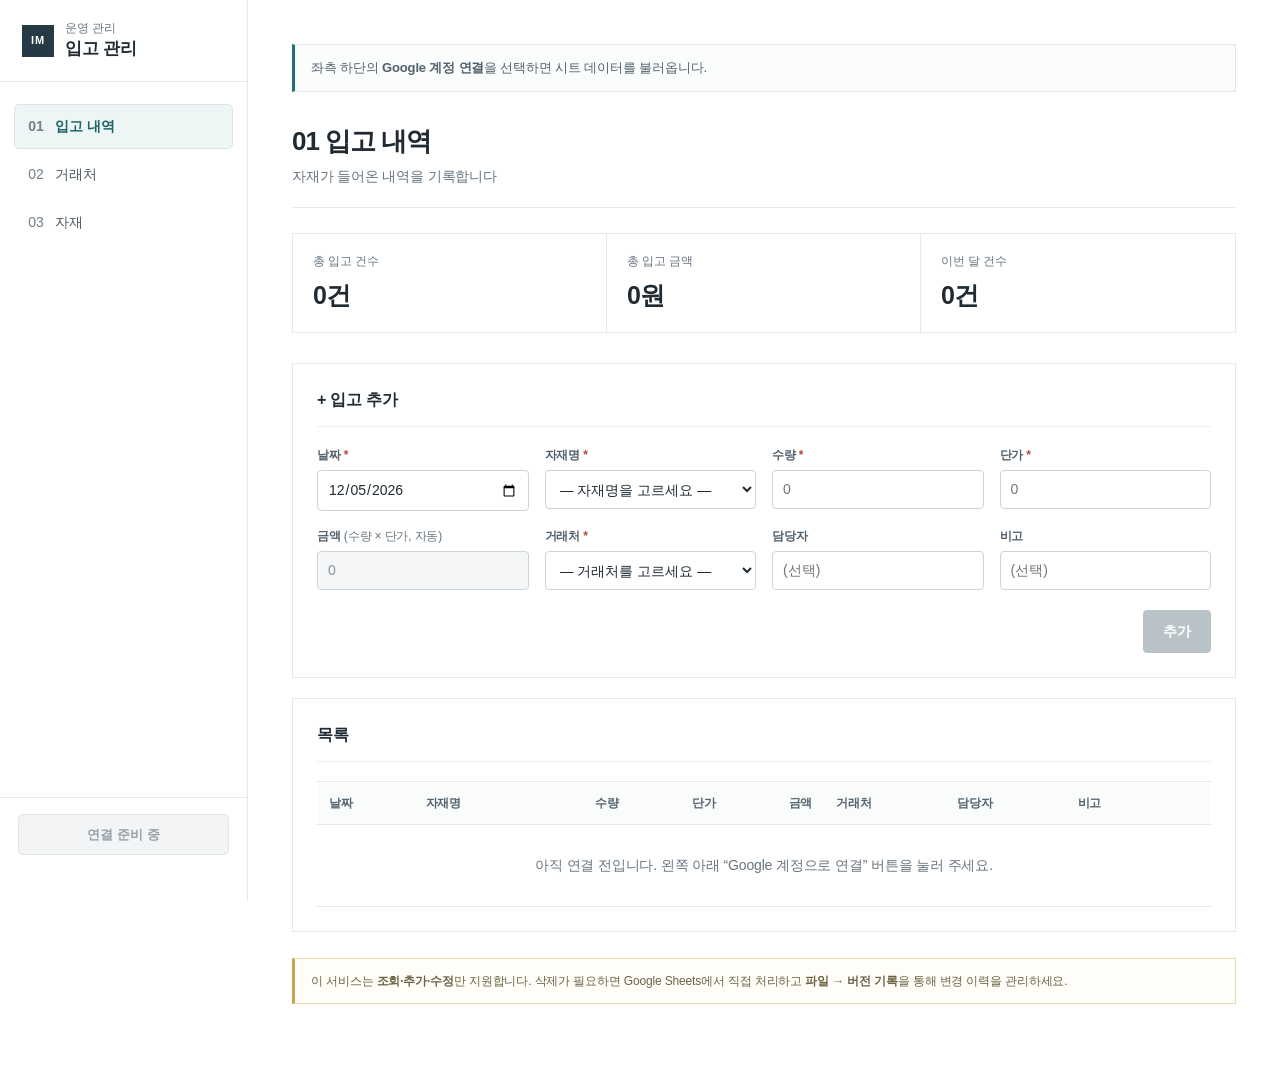
<file: index.html>
<!DOCTYPE html>
<html lang="ko">
<head>
  <meta charset="UTF-8" />
  <meta name="viewport" content="width=device-width, initial-scale=1.0" />
  <title>입고 관리</title>
  <link rel="stylesheet" href="style.css" />
</head>
<body>
  <div class="layout">
    <aside class="sidebar">
      <div class="brand">
        <span class="brand-mark" aria-hidden="true">IM</span>
        <span class="brand-text">운영 관리<b>입고 관리</b></span>
      </div>

      <nav class="nav" id="nav" aria-label="주요 메뉴"></nav>

      <div class="sidebar-foot">
        <button class="btn-connect" type="button" id="btn-connect" disabled>연결 준비 중</button>
        <p class="sidebar-note" id="account-note"></p>
      </div>
    </aside>

    <main class="main">
      <div class="status" id="status">
        좌측 하단의 <b>Google 계정 연결</b>을 선택하면 시트 데이터를 불러옵니다.
      </div>

      <div id="views"></div>

      <p class="note">
        이 서비스는 <b>조회·추가·수정</b>만 지원합니다. 삭제가 필요하면 Google Sheets에서 직접 처리하고
        <b>파일 → 버전 기록</b>을 통해 변경 이력을 관리하세요.
      </p>
    </main>
  </div>

  <script src="config.js"></script>
  <script src="app.js"></script>
  <script src="https://apis.google.com/js/api.js" onload="gapiLoaded()"></script>
  <script src="https://accounts.google.com/gsi/client" onload="gisLoaded()"></script>
</body>
</html>
</file>
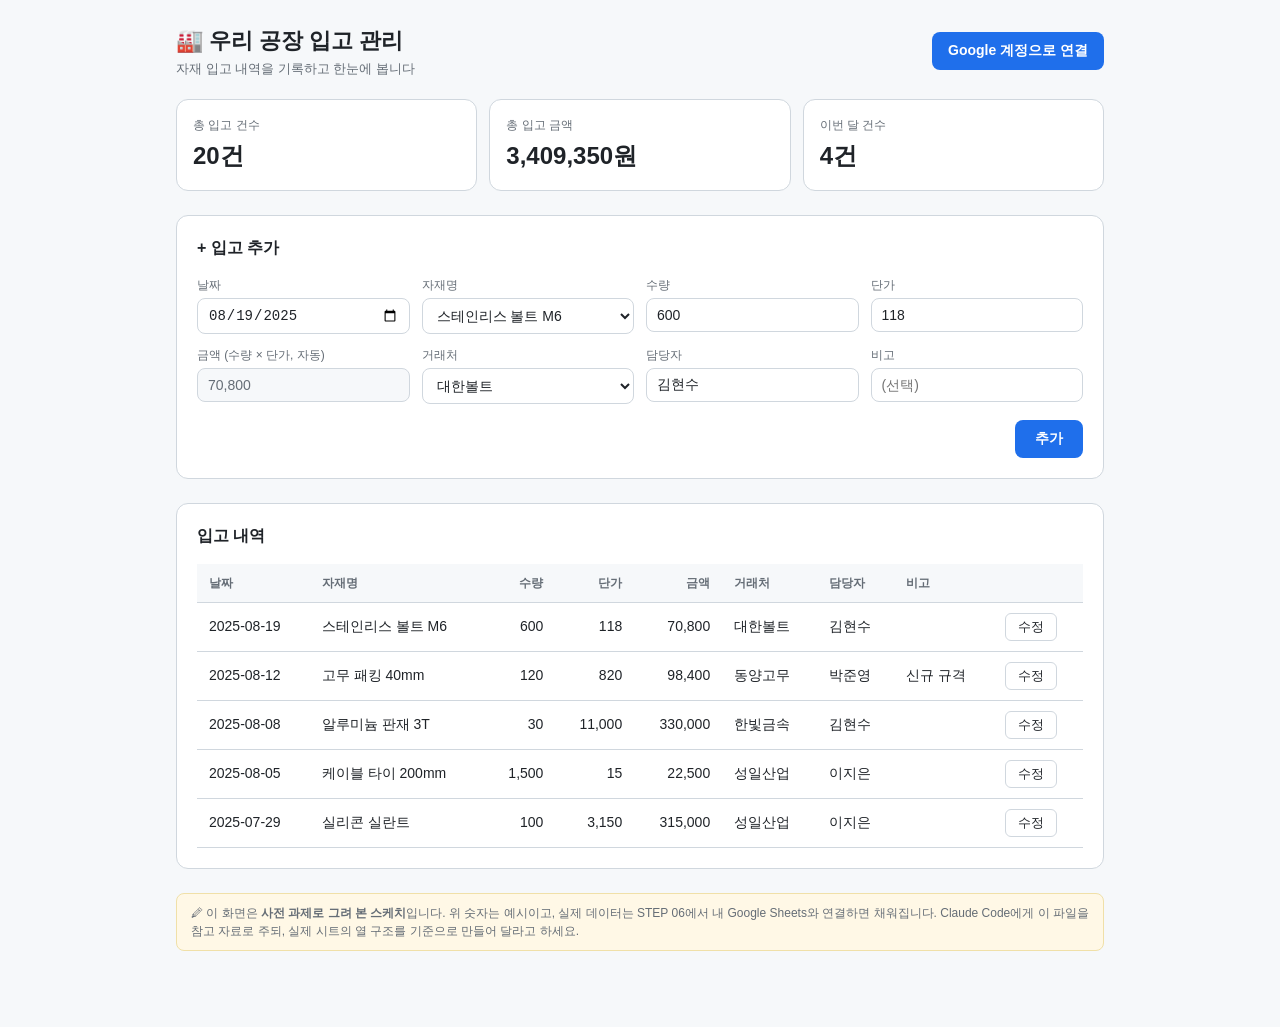
<file: docs/reference/입고관리-화면스케치.html>
<!DOCTYPE html>
<html lang="ko">
<head>
  <meta charset="UTF-8" />
  <meta name="viewport" content="width=device-width, initial-scale=1.0" />
  <title>우리 공장 입고 관리 — 화면 스케치</title>
  <!--
    ⚠️ 이것은 "사전 과제로 그려 본 화면 스케치"입니다. (완성본 아님 / 데이터 미연결)
    - docs/reference/ 폴더에 넣고, STEP 04에서 Claude Code에게 참고 자료로 줍니다.
    - 표에 보이는 값은 모두 예시입니다. 실제 데이터는 STEP 06에서 내 Google Sheets와 연결됩니다.
    - 순수 HTML/CSS/JavaScript로만 만들었습니다 (프레임워크 없음).
  -->
  <style>
    :root {
      --blue: #1f6feb;
      --blue-dark: #1a5fd0;
      --ink: #1f2328;
      --muted: #656d76;
      --line: #d0d7de;
      --bg: #f6f8fa;
      --card: #ffffff;
    }
    * { box-sizing: border-box; }
    body {
      margin: 0;
      font-family: -apple-system, "Apple SD Gothic Neo", "Malgun Gothic", "맑은 고딕", sans-serif;
      color: var(--ink);
      background: var(--bg);
      line-height: 1.5;
    }
    .wrap { max-width: 960px; margin: 0 auto; padding: 24px 16px 64px; }

    /* ---- 헤더 ---- */
    header {
      display: flex; align-items: center; justify-content: space-between;
      gap: 12px; flex-wrap: wrap; margin-bottom: 20px;
    }
    header h1 { font-size: 22px; margin: 0; }
    header p { margin: 2px 0 0; color: var(--muted); font-size: 13px; }
    .btn-connect {
      background: var(--blue); color: #fff; border: none; border-radius: 8px;
      padding: 10px 16px; font-size: 14px; font-weight: 600; cursor: pointer;
    }
    .btn-connect:hover { background: var(--blue-dark); }

    /* ---- 요약 카드 ---- */
    .summary { display: grid; grid-template-columns: repeat(3, 1fr); gap: 12px; margin-bottom: 24px; }
    .stat {
      background: var(--card); border: 1px solid var(--line); border-radius: 12px; padding: 16px;
    }
    .stat .label { font-size: 12px; color: var(--muted); }
    .stat .value { font-size: 24px; font-weight: 700; margin-top: 4px; }

    /* ---- 공통 카드 ---- */
    .card {
      background: var(--card); border: 1px solid var(--line); border-radius: 12px;
      padding: 20px; margin-bottom: 24px;
    }
    .card h2 { font-size: 16px; margin: 0 0 16px; }

    /* ---- 입력 폼 ---- */
    .form-grid { display: grid; grid-template-columns: repeat(4, 1fr); gap: 12px; }
    .field { display: flex; flex-direction: column; gap: 4px; }
    .field label { font-size: 12px; color: var(--muted); }
    .field input, .field select {
      padding: 8px 10px; border: 1px solid var(--line); border-radius: 8px; font-size: 14px;
      background: #fff; color: var(--ink);
    }
    .field.readonly input { background: var(--bg); color: var(--muted); }
    .form-actions { margin-top: 16px; text-align: right; }
    .btn-add {
      background: var(--blue); color: #fff; border: none; border-radius: 8px;
      padding: 10px 20px; font-size: 14px; font-weight: 600; cursor: pointer;
    }
    .btn-add:hover { background: var(--blue-dark); }

    /* ---- 표 ---- */
    .table-scroll { overflow-x: auto; }
    table { width: 100%; border-collapse: collapse; font-size: 14px; min-width: 720px; }
    th, td { text-align: left; padding: 10px 12px; border-bottom: 1px solid var(--line); white-space: nowrap; }
    th { background: var(--bg); font-size: 12px; color: var(--muted); font-weight: 600; }
    td.num, th.num { text-align: right; }
    .btn-edit {
      background: #fff; border: 1px solid var(--line); border-radius: 6px;
      padding: 4px 12px; font-size: 13px; cursor: pointer; color: var(--ink);
    }
    .btn-edit:hover { border-color: var(--blue); color: var(--blue); }

    .note {
      font-size: 12px; color: var(--muted); background: #fff8e6;
      border: 1px solid #f0e0a8; border-radius: 8px; padding: 10px 14px;
    }
    @media (max-width: 720px) {
      .summary { grid-template-columns: 1fr; }
      .form-grid { grid-template-columns: 1fr 1fr; }
    }
  </style>
</head>
<body>
  <div class="wrap">

    <header>
      <div>
        <h1>🏭 우리 공장 입고 관리</h1>
        <p>자재 입고 내역을 기록하고 한눈에 봅니다</p>
      </div>
      <!-- 실제 로그인 연결은 STEP 06에서 붙입니다 (지금은 자리만) -->
      <button class="btn-connect" type="button">Google 계정으로 연결</button>
    </header>

    <!-- 요약 (예시 숫자) -->
    <section class="summary">
      <div class="stat"><div class="label">총 입고 건수</div><div class="value">20건</div></div>
      <div class="stat"><div class="label">총 입고 금액</div><div class="value">3,409,350원</div></div>
      <div class="stat"><div class="label">이번 달 건수</div><div class="value">4건</div></div>
    </section>

    <!-- 입력 폼 (입고기록 열 구조와 동일) -->
    <section class="card">
      <h2>+ 입고 추가</h2>
      <div class="form-grid">
        <div class="field">
          <label for="f-date">날짜</label>
          <input id="f-date" type="date" value="2025-08-19" />
        </div>
        <div class="field">
          <label for="f-item">자재명</label>
          <select id="f-item">
            <option>스테인리스 볼트 M6</option>
            <option>스테인리스 볼트 M8</option>
            <option>알루미늄 판재 2T</option>
            <option>알루미늄 판재 3T</option>
            <option>방수 테이프 50mm</option>
            <option>실리콘 실란트</option>
            <option>케이블 타이 200mm</option>
            <option>고무 패킹 30mm</option>
          </select>
        </div>
        <div class="field">
          <label for="f-qty">수량</label>
          <input id="f-qty" type="number" value="600" />
        </div>
        <div class="field">
          <label for="f-price">단가</label>
          <input id="f-price" type="number" value="118" />
        </div>
        <div class="field readonly">
          <label for="f-amount">금액 (수량 × 단가, 자동)</label>
          <input id="f-amount" type="text" value="70,800" readonly />
        </div>
        <div class="field">
          <label for="f-vendor">거래처</label>
          <select id="f-vendor">
            <option>대한볼트</option>
            <option>한빛금속</option>
            <option>성일산업</option>
            <option>동양고무</option>
            <option>미래테크</option>
          </select>
        </div>
        <div class="field">
          <label for="f-mgr">담당자</label>
          <input id="f-mgr" type="text" value="김현수" />
        </div>
        <div class="field">
          <label for="f-note">비고</label>
          <input id="f-note" type="text" placeholder="(선택)" />
        </div>
      </div>
      <div class="form-actions">
        <button class="btn-add" type="button" id="btn-add">추가</button>
      </div>
    </section>

    <!-- 표 (입고기록 예시 데이터) -->
    <section class="card">
      <h2>입고 내역</h2>
      <div class="table-scroll">
        <table id="tbl">
          <thead>
            <tr>
              <th>날짜</th><th>자재명</th><th class="num">수량</th>
              <th class="num">단가</th><th class="num">금액</th>
              <th>거래처</th><th>담당자</th><th>비고</th><th></th>
            </tr>
          </thead>
          <tbody>
            <tr><td>2025-08-19</td><td>스테인리스 볼트 M6</td><td class="num">600</td><td class="num">118</td><td class="num">70,800</td><td>대한볼트</td><td>김현수</td><td></td><td><button class="btn-edit" type="button">수정</button></td></tr>
            <tr><td>2025-08-12</td><td>고무 패킹 40mm</td><td class="num">120</td><td class="num">820</td><td class="num">98,400</td><td>동양고무</td><td>박준영</td><td>신규 규격</td><td><button class="btn-edit" type="button">수정</button></td></tr>
            <tr><td>2025-08-08</td><td>알루미늄 판재 3T</td><td class="num">30</td><td class="num">11,000</td><td class="num">330,000</td><td>한빛금속</td><td>김현수</td><td></td><td><button class="btn-edit" type="button">수정</button></td></tr>
            <tr><td>2025-08-05</td><td>케이블 타이 200mm</td><td class="num">1,500</td><td class="num">15</td><td class="num">22,500</td><td>성일산업</td><td>이지은</td><td></td><td><button class="btn-edit" type="button">수정</button></td></tr>
            <tr><td>2025-07-29</td><td>실리콘 실란트</td><td class="num">100</td><td class="num">3,150</td><td class="num">315,000</td><td>성일산업</td><td>이지은</td><td></td><td><button class="btn-edit" type="button">수정</button></td></tr>
          </tbody>
        </table>
      </div>
    </section>

    <p class="note">
      🖉 이 화면은 <b>사전 과제로 그려 본 스케치</b>입니다. 위 숫자는 예시이고,
      실제 데이터는 STEP 06에서 내 Google Sheets와 연결하면 채워집니다.
      Claude Code에게 이 파일을 참고 자료로 주되, 실제 시트의 열 구조를 기준으로 만들어 달라고 하세요.
    </p>

  </div>

  <script>
    // 스케치용 최소 동작 — 금액 자동 계산과 "추가" 시 표에 행 미리보기.
    // (실제 저장/조회는 STEP 06에서 Google Sheets 연동으로 구현합니다.)
    var won = function (n) { return Number(n || 0).toLocaleString("ko-KR"); };
    var qty = document.getElementById("f-qty");
    var price = document.getElementById("f-price");
    var amount = document.getElementById("f-amount");
    function calc() { amount.value = won((Number(qty.value) || 0) * (Number(price.value) || 0)); }
    qty.addEventListener("input", calc);
    price.addEventListener("input", calc);

    document.getElementById("btn-add").addEventListener("click", function () {
      var tbody = document.querySelector("#tbl tbody");
      var tr = document.createElement("tr");
      var cells = [
        document.getElementById("f-date").value,
        document.getElementById("f-item").value,
        won(qty.value), won(price.value), amount.value,
        document.getElementById("f-vendor").value,
        document.getElementById("f-mgr").value,
        document.getElementById("f-note").value
      ];
      var html = "";
      cells.forEach(function (c, i) {
        var cls = (i >= 2 && i <= 4) ? ' class="num"' : "";
        html += "<td" + cls + ">" + (c === "" ? "" : c) + "</td>";
      });
      html += '<td><button class="btn-edit" type="button">수정</button></td>';
      tr.innerHTML = html;
      tbody.insertBefore(tr, tbody.firstChild);
    });

    calc();
  </script>
</body>
</html>
</file>
<file: style.css>
:root {
  --navy: #12263a;
  --navy-2: #1b3852;
  --accent: #287d7d;
  --accent-dark: #1d6262;
  --accent-soft: #e4f1f0;
  --ink: #17212b;
  --muted: #6b7785;
  --line: #dfe5e8;
  --bg: #f4f6f7;
  --card: #ffffff;
  --green: #17725e;
  --red: #b5473c;
  --warning: #926b1d;
}

* { box-sizing: border-box; }

body {
  margin: 0;
  font-family: Inter, "Pretendard", "Apple SD Gothic Neo", "Malgun Gothic", sans-serif;
  color: var(--ink);
  background: var(--bg);
  line-height: 1.5;
  letter-spacing: -0.01em;
}

button, input, select { font: inherit; }
.muted { color: var(--muted); font-weight: 400; font-size: 12px; }
.req { color: var(--red); }

.layout { display: flex; min-height: 100vh; }

.sidebar {
  width: 248px;
  flex: 0 0 248px;
  background: var(--navy);
  color: #d8e2e9;
  display: flex;
  flex-direction: column;
  position: sticky;
  top: 0;
  height: 100vh;
}

.brand {
  display: flex;
  align-items: center;
  gap: 11px;
  min-height: 82px;
  padding: 0 22px;
  border-bottom: 1px solid rgba(255,255,255,.12);
}

.brand-mark {
  display: grid;
  width: 32px;
  height: 32px;
  place-items: center;
  border: 1px solid rgba(255,255,255,.35);
  color: #fff;
  font-size: 11px;
  font-weight: 750;
  letter-spacing: .08em;
}

.brand-text { font-size: 12px; color: #aebdc8; line-height: 1.25; }
.brand-text b { display: block; margin-top: 2px; color: #fff; font-size: 17px; font-weight: 650; }

.nav { display: flex; flex: 1; flex-direction: column; gap: 3px; padding: 22px 14px; }
.nav-item {
  display: flex;
  align-items: center;
  gap: 10px;
  width: 100%;
  padding: 11px 12px;
  border: 1px solid transparent;
  border-radius: 5px;
  background: transparent;
  color: #c5d1d9;
  cursor: pointer;
  font-size: 14px;
  text-align: left;
  transition: background .15s ease, color .15s ease;
}
.nav-item:hover { background: rgba(255,255,255,.07); color: #fff; }
.nav-item.active { background: rgba(255,255,255,.13); border-color: rgba(255,255,255,.08); color: #fff; font-weight: 600; }
.nav-icon { width: 18px; color: #9eb5c1; font-size: 14px; text-align: center; }
.nav-label { flex: 1; }
.nav-count { color: #90a2ad; font-size: 12px; }
.nav-item.active .nav-count { color: #dbe8e9; }

.sidebar-foot { padding: 16px 18px 20px; border-top: 1px solid rgba(255,255,255,.12); }
.sidebar-note { min-height: 16px; margin: 9px 0 0; color: #91a2ae; font-size: 11px; }
.btn-connect {
  width: 100%;
  padding: 10px 12px;
  border: 1px solid #70a7a5;
  border-radius: 5px;
  background: #e6f2f0;
  color: #173f40;
  cursor: pointer;
  font-size: 13px;
  font-weight: 650;
}
.btn-connect:hover:not(:disabled) { background: #fff; }
.btn-connect:disabled { border-color: #506777; background: #415766; color: #b5c1c8; cursor: default; }
.btn-connect.connected { border-color: #4c918d; background: transparent; color: #b9e2dd; }

.main { width: min(100%, 1280px); flex: 1; min-width: 0; padding: 40px 44px 72px; }

.status {
  margin-bottom: 30px;
  padding: 13px 16px;
  border: 1px solid var(--line);
  border-left: 3px solid var(--accent);
  background: #fff;
  color: #52616d;
  font-size: 13px;
}
.status.ok { border-left-color: var(--green); color: #226552; }
.status.error { border-left-color: var(--red); background: #fff8f7; color: #994238; }
.status.busy { border-left-color: var(--warning); background: #fffcf4; color: #785715; }

.view-head { margin: 0 0 25px; }
.view-head h1 { margin: 0; color: var(--navy); font-size: 26px; font-weight: 700; letter-spacing: -.04em; }
.view-head p { margin: 5px 0 0; color: var(--muted); font-size: 14px; }

.summary { display: grid; grid-template-columns: repeat(3, minmax(0, 1fr)); gap: 14px; margin-bottom: 28px; }
.stat { padding: 18px 20px; border: 1px solid var(--line); background: var(--card); }
.stat .label { color: var(--muted); font-size: 12px; font-weight: 500; }
.stat .value { margin-top: 7px; color: var(--navy); font-size: 25px; font-weight: 700; letter-spacing: -.035em; }

.card { margin-bottom: 20px; padding: 24px; border: 1px solid var(--line); background: var(--card); }
.card h2 { margin: 0 0 19px; color: var(--navy); font-size: 16px; font-weight: 680; }

.form-grid { display: grid; grid-template-columns: repeat(4, minmax(0, 1fr)); gap: 16px; }
.field { display: flex; flex-direction: column; gap: 6px; }
.field label { color: #50606d; font-size: 12px; font-weight: 600; }
.field .unit { color: var(--accent); }
.field input, .field select {
  width: 100%;
  min-height: 39px;
  padding: 8px 10px;
  border: 1px solid #cbd4d8;
  border-radius: 4px;
  outline: none;
  background: #fff;
  color: var(--ink);
  font-size: 14px;
}
.field input:focus, .field select:focus { border-color: var(--accent); box-shadow: 0 0 0 3px rgba(40,125,125,.12); }
.field input:disabled, .field select:disabled, .field.readonly input { background: #f4f6f7; color: #87939b; }

.form-actions { margin-top: 20px; text-align: right; }
.form-msg { margin-right: 12px; font-size: 13px; }
.form-msg.ok { color: var(--green); }
.form-msg.error { color: var(--red); }

.btn-add, .btn-save {
  border: 1px solid var(--accent);
  border-radius: 4px;
  background: var(--accent);
  color: #fff;
  cursor: pointer;
  font-weight: 650;
}
.btn-add { padding: 10px 19px; font-size: 14px; }
.btn-save { padding: 6px 12px; font-size: 13px; margin-right: 4px; }
.btn-add:hover:not(:disabled), .btn-save:hover:not(:disabled) { border-color: var(--accent-dark); background: var(--accent-dark); }
.btn-add:disabled { border-color: #b9c3c7; background: #b9c3c7; cursor: default; }

.table-scroll { overflow-x: auto; }
table { width: 100%; border-collapse: collapse; font-size: 14px; }
th, td { padding: 12px; border-bottom: 1px solid var(--line); text-align: left; white-space: nowrap; }
th { border-top: 1px solid var(--line); background: #f7f9f9; color: #53636f; font-size: 12px; font-weight: 650; }
td { color: #34424e; }
td.num, th.num { text-align: right; }
tbody tr:hover { background: #f7fbfa; }
.empty-row td { padding: 30px 12px; color: var(--muted); text-align: center; white-space: normal; }

tr.editing { background: #f1f8f7; }
tr.editing td { padding: 7px 8px; }
tr.editing input, tr.editing select {
  width: 100%;
  min-width: 92px;
  padding: 6px 8px;
  border: 1px solid #bdcccf;
  border-radius: 4px;
  outline: none;
  background: #fff;
  color: var(--ink);
  font-size: 13px;
}
tr.editing input:focus, tr.editing select:focus { border-color: var(--accent); }
tr.editing input.num { text-align: right; }
tr.editing td.amount-cell { color: var(--muted); font-size: 13px; text-align: right; }

.btn-edit, .btn-cancel {
  border: 1px solid #c7d0d4;
  border-radius: 4px;
  background: #fff;
  color: #41515c;
  cursor: pointer;
  font-size: 13px;
}
.btn-edit { padding: 5px 11px; }
.btn-cancel { padding: 5px 10px; }
.btn-edit:hover:not(:disabled), .btn-cancel:hover:not(:disabled) { border-color: var(--accent); color: var(--accent-dark); }
.btn-edit:disabled { color: #adb8bd; cursor: default; }

.note { margin: 26px 0 0; padding: 13px 16px; border: 1px solid #eadbae; border-left: 3px solid #c9a350; background: #fffdf7; color: #6e6245; font-size: 12px; }

@media (max-width: 900px) {
  .layout { flex-direction: column; }
  .sidebar { width: 100%; height: auto; position: static; }
  .brand { min-height: 64px; padding: 0 18px; border-bottom: 0; }
  .nav { flex-direction: row; overflow-x: auto; padding: 0 12px 12px; }
  .nav-item { width: auto; white-space: nowrap; }
  .sidebar-foot { display: flex; align-items: center; gap: 12px; padding: 0 16px 14px; border: 0; }
  .btn-connect { width: auto; }
  .sidebar-note { margin: 0; }
  .main { width: 100%; padding: 26px 18px 52px; }
  .summary { grid-template-columns: 1fr; }
  .form-grid { grid-template-columns: repeat(2, minmax(0, 1fr)); }
}

@media (max-width: 560px) {
  .main { padding: 20px 14px 42px; }
  .card { padding: 18px 14px; }
  .form-grid { grid-template-columns: 1fr; }
  .sidebar-note { display: none; }
  .view-head h1 { font-size: 23px; }
}

/* White workspace theme */
:root {
  --navy: #202a33;
  --navy-2: #33414d;
  --accent: #256f76;
  --accent-dark: #1d5b61;
  --accent-soft: #edf6f5;
  --ink: #202a33;
  --muted: #687580;
  --line: #e3e8eb;
  --bg: #ffffff;
  --card: #ffffff;
}

body { background: #fff; }
.sidebar { background: #fff; color: var(--ink); border-right: 1px solid var(--line); }
.brand { border-bottom-color: var(--line); }
.brand-mark { border-color: #263945; background: #263945; color: #fff; }
.brand-text { color: var(--muted); }
.brand-text b { color: var(--ink); }
.nav-item { color: #4d5b66; }
.nav-item:hover { background: #f5f8f8; color: var(--ink); }
.nav-item.active { border-color: #d6e8e6; background: var(--accent-soft); color: #1b6269; }
.nav-icon { color: #71808a; }
.nav-count { color: #8b979f; }
.nav-item.active .nav-count { color: #27727a; }
.sidebar-foot { border-top-color: var(--line); }
.sidebar-note { color: var(--muted); }
.btn-connect { border-color: #c4d8d7; background: #fff; color: #245f64; }
.btn-connect:hover:not(:disabled) { border-color: var(--accent); background: var(--accent-soft); }
.btn-connect:disabled { border-color: #e0e5e7; background: #f2f4f5; color: #96a1a8; }
.btn-connect.connected { border-color: #b6d7d2; background: #f4faf9; color: #287060; }
.main { max-width: 1320px; padding-top: 44px; }
.status { background: #fbfcfc; border-color: var(--line); border-left-color: var(--accent); }
.status.ok { background: #f7fbfa; }
.status.error { background: #fff9f8; }
.status.busy { background: #fffdf7; }
.view-head { padding-bottom: 20px; border-bottom: 1px solid var(--line); }
.view-head h1 { font-weight: 680; }
.summary { gap: 0; margin-bottom: 30px; border: 1px solid var(--line); }
.stat { border: 0; border-right: 1px solid var(--line); }
.stat:last-child { border-right: 0; }
.stat .value { font-weight: 680; }
.card { border-color: var(--line); box-shadow: none; }
.card h2 { padding-bottom: 14px; border-bottom: 1px solid #edf0f1; }
th { background: #fafbfb; }
tbody tr:hover { background: #f8fbfb; }

@media (max-width: 900px) {
  .sidebar { border-right: 0; border-bottom: 1px solid var(--line); }
  .summary { gap: 12px; border: 0; }
  .stat { border: 1px solid var(--line); }
}
</file>
